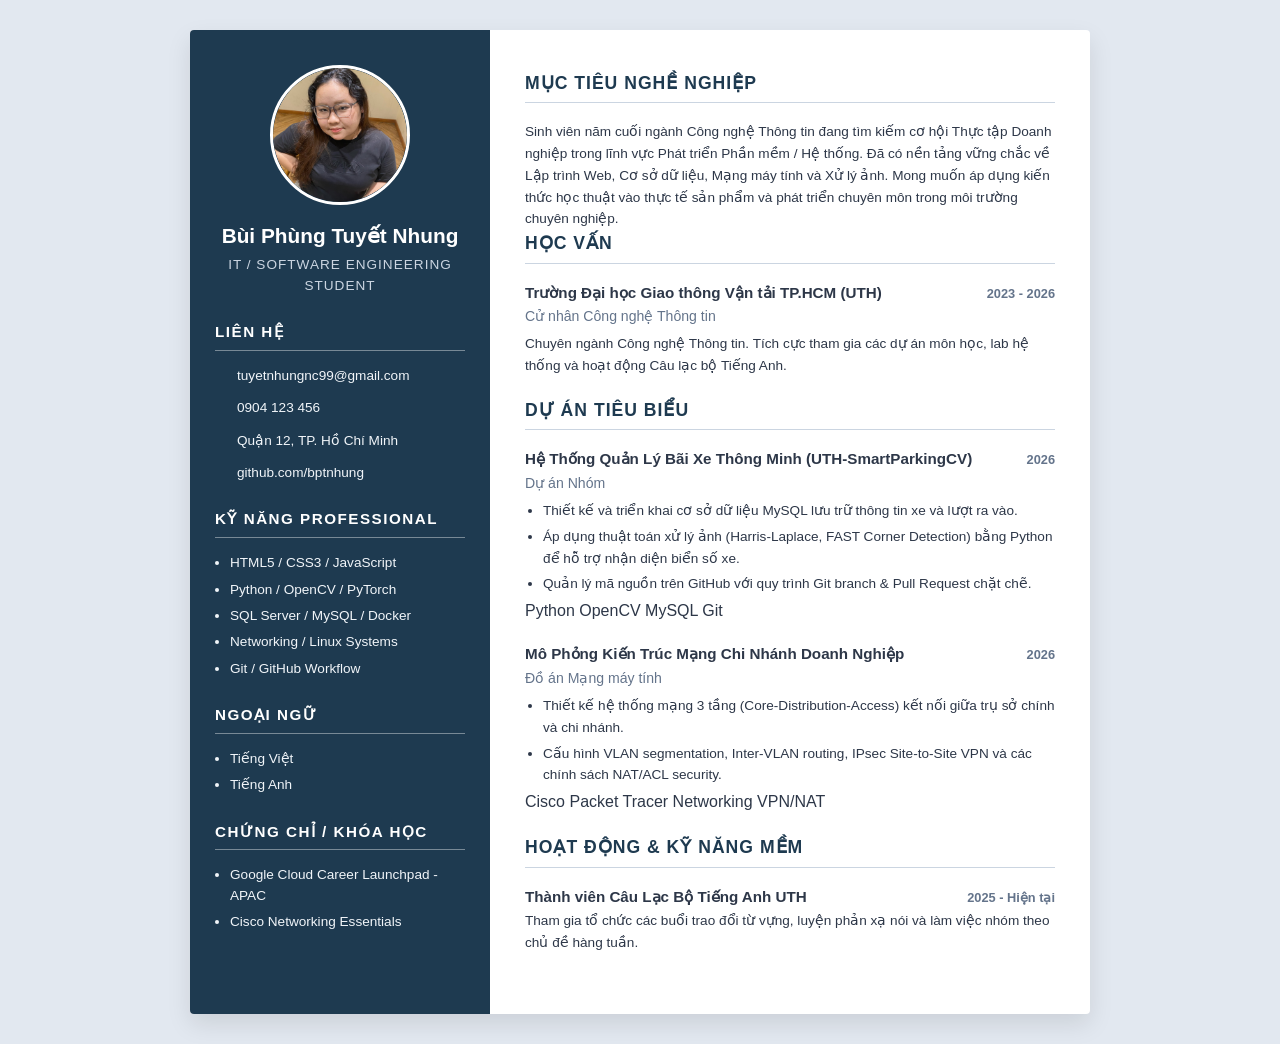
<file: index.html>
<html>
<head>
    <meta name="viewport" content="width=device-width, initial-scale=1.0">
    <title>CV - Bùi Phùng Tuyết Nhung</title>

    <link rel="stylesheet" href="cv.css">
</head>
<body>

    <div class="container">

        <aside class="sidebar">
            <div class="profile-header">
                <div class="avatar">
                    <img src="avatar.jpg" alt="Ảnh đại diện" style="width: 100%; height: 100%; object-fit: cover; border-radius: 50%;">
            </div>
                <h1>Bùi Phùng Tuyết Nhung</h1>
                <p>IT / Software Engineering Student</p>
            </div>

            <h2 class="section-title-sm">Liên Hệ</h2>
            <ul class="contact-list">
                <li><i class="fa-solid fa-envelope"></i> tuyetnhungnc99@gmail.com</li>
                <li><i class="fa-solid fa-phone"></i> 0904 123 456</li>
                <li><i class="fa-solid fa-location-dot"></i> Quận 12, TP. Hồ Chí Minh</li>
                <li><i class="fa-brands fa-github"></i> <a href="https://github.com/bptnhung" target="_blank">github.com/bptnhung</a></li>
            </ul>

            <h2 class="section-title-sm">Kỹ Năng Professional</h2>
<ul class="skills-list">
    <li>HTML5 / CSS3 / JavaScript</li>
    <li>Python / OpenCV / PyTorch</li>
    <li>SQL Server / MySQL / Docker</li>
    <li>Networking / Linux Systems</li>
    <li>Git / GitHub Workflow</li>
</ul>

            <h2 class="section-title-sm">Ngoại Ngữ</h2>
            <ul class="cert-list">
                <li>Tiếng Việt</li>
                <li>Tiếng Anh</li>
            </ul>

            <h2 class="section-title-sm">Chứng Chỉ / Khóa Học</h2>
            <ul class="cert-list">
                <li>Google Cloud Career Launchpad - APAC</li>
                <li>Cisco Networking Essentials</li>
            </ul>
        </aside>

        <main class="main-content">
            <section>
                <h2 class="section-title"><i class="fa-solid fa-user"></i> Mục Tiêu Nghề Nghiệp</h2>
                <p class="item-desc">
                    Sinh viên năm cuối ngành Công nghệ Thông tin đang tìm kiếm cơ hội Thực tập Doanh nghiệp trong lĩnh vực Phát triển Phần mềm / Hệ thống. Đã có nền tảng vững chắc về Lập trình Web, Cơ sở dữ liệu, Mạng máy tính và Xử lý ảnh. Mong muốn áp dụng kiến thức học thuật vào thực tế sản phẩm và phát triển chuyên môn trong môi trường chuyên nghiệp.
                </p>
            </section>

            <section>
                <h2 class="section-title"><i class="fa-solid fa-graduation-cap"></i> Học Vấn</h2>
                <div class="timeline-item">
                    <div class="item-header">
                        <span class="item-title">Trường Đại học Giao thông Vận tải TP.HCM (UTH)</span>
                        <span class="item-date">2023 - 2026</span>
                    </div>
                    <div class="item-subtitle">Cử nhân Công nghệ Thông tin</div>
                    <p class="item-desc">Chuyên ngành Công nghệ Thông tin. Tích cực tham gia các dự án môn học, lab hệ thống và hoạt động Câu lạc bộ Tiếng Anh.</p>
                </div>
            </section>

            <section>
                <h2 class="section-title"><i class="fa-solid fa-laptop-code"></i> Dự Án Tiêu Biểu</h2>
                
                <div class="timeline-item">
                    <div class="item-header">
                        <span class="item-title">Hệ Thống Quản Lý Bãi Xe Thông Minh (UTH-SmartParkingCV)</span>
                        <span class="item-date">2026</span>
                    </div>
                    <div class="item-subtitle">Dự án Nhóm</div>
                    <ul class="item-bullets">
                        <li>Thiết kế và triển khai cơ sở dữ liệu MySQL lưu trữ thông tin xe và lượt ra vào.</li>
                        <li>Áp dụng thuật toán xử lý ảnh (Harris-Laplace, FAST Corner Detection) bằng Python để hỗ trợ nhận diện biển số xe.</li>
                        <li>Quản lý mã nguồn trên GitHub với quy trình Git branch & Pull Request chặt chẽ.</li>
                    </ul>
                    <div>
                        <span class="tag">Python</span>
                        <span class="tag">OpenCV</span>
                        <span class="tag">MySQL</span>
                        <span class="tag">Git</span>
                    </div>
                </div>

                <div class="timeline-item">
                    <div class="item-header">
                        <span class="item-title">Mô Phỏng Kiến Trúc Mạng Chi Nhánh Doanh Nghiệp</span>
                        <span class="item-date">2026</span>
                    </div>
                    <div class="item-subtitle">Đồ án Mạng máy tính</div>
                    <ul class="item-bullets">
                        <li>Thiết kế hệ thống mạng 3 tầng (Core-Distribution-Access) kết nối giữa trụ sở chính và chi nhánh.</li>
                        <li>Cấu hình VLAN segmentation, Inter-VLAN routing, IPsec Site-to-Site VPN và các chính sách NAT/ACL security.</li>
                    </ul>
                    <div>
                        <span class="tag">Cisco Packet Tracer</span>
                        <span class="tag">Networking</span>
                        <span class="tag">VPN/NAT</span>
                    </div>
                </div>
            </section>

            <section>
                <h2 class="section-title"><i class="fa-solid fa-briefcase"></i> Hoạt Động & Kỹ Năng Mềm</h2>
                <div class="timeline-item">
                    <div class="item-header">
                        <span class="item-title">Thành viên Câu Lạc Bộ Tiếng Anh UTH</span>
                        <span class="item-date">2025 - Hiện tại</span>
                    </div>
                    <p class="item-desc">Tham gia tổ chức các buổi trao đổi từ vựng, luyện phản xạ nói và làm việc nhóm theo chủ đề hàng tuần.</p>
                </div>
            </section>
        </main>
    </div>

</body>
</html>
</file>
<file: cv.css>
:root {
    --sidebar-bg: #1e3a50;        
    --primary-color: #1e3a50;    
    --text-main: #2d3748;       
    --text-muted: #64748b;       
    --bg-body: #e2e8f0;
    --bg-card: #ffffff;
    --border-color: #cbd5e1;
}

* {
    box-sizing: border-box;
    margin: 0;
    padding: 0;
}

body {
    font-family: 'Inter', Arial, sans-serif;
    background-color: var(--bg-body);
    color: var(--text-main);
    line-height: 1.5;
    padding: 30px 15px;
}

.container {
    max-width: 900px;
    margin: 0 auto;
    background-color: var(--bg-card);
    border-radius: 4px;
    box-shadow: 0 10px 25px rgba(0, 0, 0, 0.1);
    overflow: hidden;
    display: grid;
    grid-template-columns: 300px 1fr;
}

.sidebar {
    background-color: var(--sidebar-bg);
    padding: 35px 25px;
    color: #ffffff; 
}

.profile-header {
    text-align: center;
    margin-bottom: 25px;
}

.avatar {
    width: 140px;
    height: 140px;
    border-radius: 50%;
    margin: 0 auto 15px;
    border: 3px solid #ffffff;
    overflow: hidden;
}

.avatar img {
    width: 100%;
    height: 100%;
    object-fit: cover;
}

.profile-header h1 {
    font-size: 1.3rem;
    color: #ffffff;
    margin-bottom: 4px;
}

.profile-header p {
    color: #cbd5e1;
    font-size: 0.85rem;
    text-transform: uppercase;
    letter-spacing: 1px;
}

.section-title-sm {
    font-size: 0.95rem;
    font-weight: 700;
    text-transform: uppercase;
    letter-spacing: 1.5px;
    color: #ffffff;
    background-color: transparent;
    padding: 0 0 6px 0;
    margin-top: 25px;
    margin-bottom: 15px;
    border-bottom: 1px solid rgba(255, 255, 255, 0.4); 
    border-radius: 0;
}

.contact-list, .skills-list, .cert-list {
    list-style: none;
}

.contact-list li {
    display: flex;
    align-items: center;
    margin-bottom: 12px;
    font-size: 0.85rem;
    color: #f1f5f9;
    word-break: break-all;
}

.contact-list i {
    width: 22px;
    color: #ffffff;
    font-size: 0.9rem;
}

.contact-list a {
    color: #f1f5f9;
    text-decoration: none;
}

.sidebar ul.skills-list, .sidebar ul.cert-list {
    padding-left: 15px;
}

.sidebar ul.skills-list li, .sidebar ul.cert-list li {
    color: #f1f5f9;
    font-size: 0.85rem;
    margin-bottom: 6px;
    list-style-type: disc;
}

.main-content {
    padding: 40px 35px;
}

.section-title {
    font-size: 1.1rem;
    font-weight: 700;
    text-transform: uppercase;
    letter-spacing: 1px;
    color: var(--primary-color);
    background-color: transparent;
    padding: 0 0 6px 0;
    margin-top: 25px;
    margin-bottom: 18px;
    border-bottom: 1.5px solid var(--border-color); 
    border-radius: 0;
    display: block;
}

.section-title:first-child {
    margin-top: 0;
}

.timeline-item {
    margin-bottom: 20px;
    position: relative;
}

.item-header {
    display: flex;
    justify-content: space-between;
    align-items: baseline;
    margin-bottom: 2px;
}

.item-title {
    font-weight: 700;
    font-size: 0.95rem;
    color: var(--text-main);
}

.item-date {
    font-size: 0.8rem;
    color: #64748b;
    background-color: transparent; 
    padding: 0;
    font-weight: 600;
}

.item-subtitle {
    font-size: 0.88rem;
    color: var(--text-muted);
    margin-bottom: 6px;
    font-weight: 500;
}

.item-desc, .item-bullets {
    font-size: 0.85rem;
    color: var(--text-main);
    line-height: 1.6;
}

.item-bullets {
    padding-left: 18px;
    list-style-type: disc;
}

.item-bullets li {
    margin-bottom: 4px;
}

@media (max-width: 768px) {
    .container {
        grid-template-columns: 1fr;
    }
    body {
        padding: 10px;
    }
}
</file>
